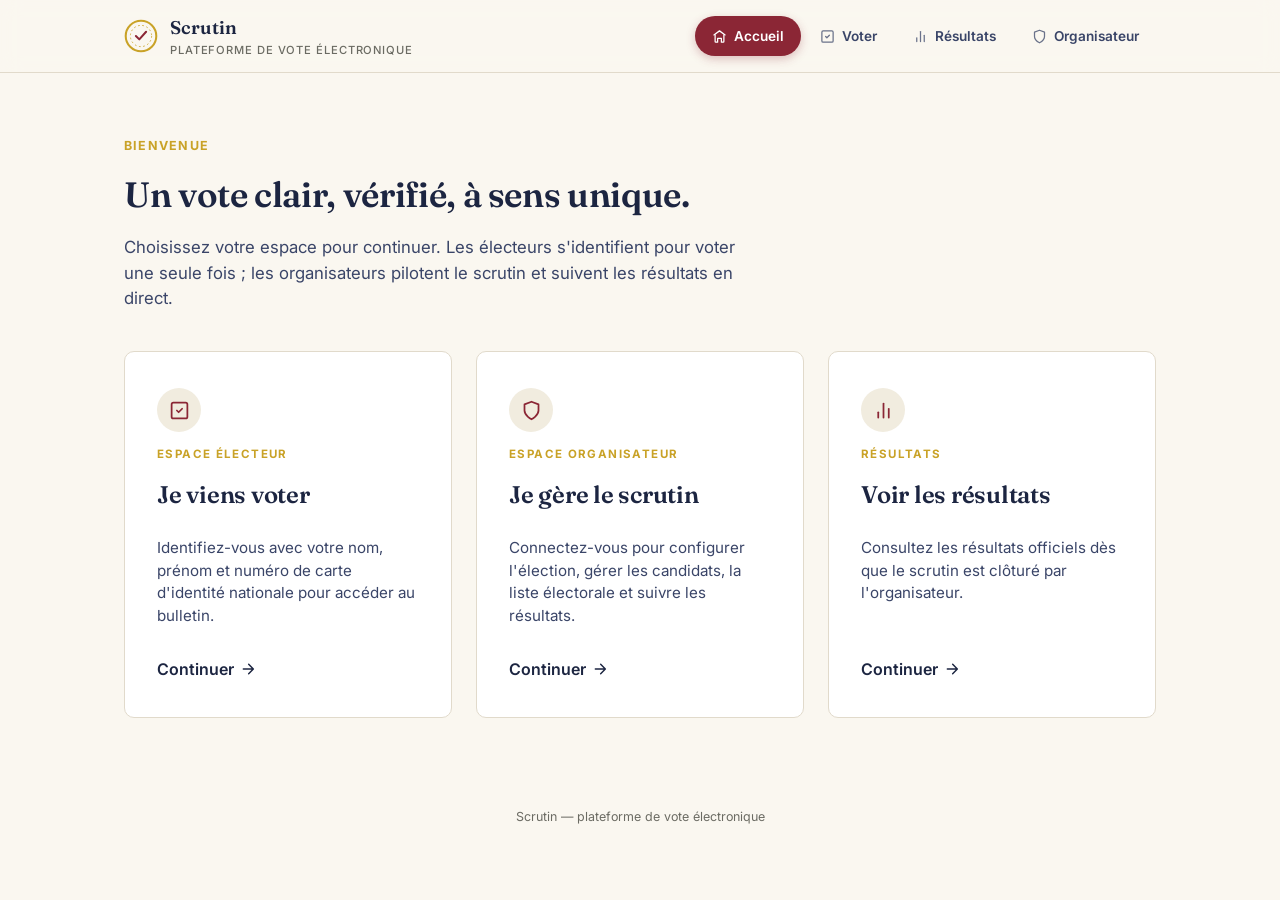
<file: index.html>
<!DOCTYPE html>
<html lang="fr">
<head>
<meta charset="UTF-8">
<meta name="viewport" content="width=device-width, initial-scale=1.0">
<title>Scrutin — Accueil</title>
<link rel="stylesheet" href="css/style.css">
</head>
<body>

<header class="topbar">
  <div class="topbar-inner">
    <div class="brand">
      <svg class="brand-seal" viewBox="0 0 40 40" fill="none">
        <circle cx="20" cy="20" r="18" stroke="#C9A227" stroke-width="2.4"/>
        <circle cx="20" cy="20" r="12.5" stroke="#C9A227" stroke-width="1" stroke-dasharray="2 3"/>
        <path d="M14 20l4 4 8-9" stroke="#8B2635" stroke-width="2.4" stroke-linecap="round" stroke-linejoin="round"/>
      </svg>
      <span class="brand-text">Scrutin<small>Plateforme de vote électronique</small></span>
    </div>
    <nav class="topbar-nav">
      <a href="index.html" class="active"><svg class="nav-icon" viewBox="0 0 24 24" fill="none" stroke="currentColor" stroke-width="2" stroke-linecap="round" stroke-linejoin="round"><path d="M3 9.5 12 3l9 6.5"/><path d="M5 9.5V20a1 1 0 0 0 1 1h3v-6h6v6h3a1 1 0 0 0 1-1V9.5"/></svg>Accueil</a>
      <a href="electeur-login.html"><svg class="nav-icon" viewBox="0 0 24 24" fill="none" stroke="currentColor" stroke-width="2" stroke-linecap="round" stroke-linejoin="round"><rect x="3" y="3" width="18" height="18" rx="2"/><path d="M9 12l2 2 4-4"/></svg>Voter</a>
      <a href="resultats.html"><svg class="nav-icon" viewBox="0 0 24 24" fill="none" stroke="currentColor" stroke-width="2" stroke-linecap="round" stroke-linejoin="round"><path d="M18 20V10"/><path d="M12 20V4"/><path d="M6 20v-6"/></svg>Résultats</a>
      <a href="admin-login.html"><svg class="nav-icon" viewBox="0 0 24 24" fill="none" stroke="currentColor" stroke-width="2" stroke-linecap="round" stroke-linejoin="round"><path d="M12 22s8-4 8-10V5l-8-3-8 3v7c0 6 8 10 8 10z"/></svg>Organisateur</a>
    </nav>
  </div>
</header>

<main class="container" style="padding-top:60px; padding-bottom:60px;">
  <div style="max-width:640px;">
    <p class="hint" style="font-weight:700; letter-spacing:.1em; text-transform:uppercase; color:var(--or);">Bienvenue</p>
    <h1 style="font-size:2.2rem;">Un vote clair, vérifié, à sens unique.</h1>
    <p style="font-size:1.05rem;">Choisissez votre espace pour continuer. Les électeurs s'identifient pour voter une seule fois ; les organisateurs pilotent le scrutin et suivent les résultats en direct.</p>
  </div>

  <nav class="gateway" aria-label="Choix de l'espace">
    <a class="gateway-card" href="electeur-login.html">
      <span class="icon"><svg viewBox="0 0 24 24" fill="none" stroke="currentColor" stroke-width="2" stroke-linecap="round" stroke-linejoin="round"><rect x="3" y="3" width="18" height="18" rx="2"/><path d="M9 12l2 2 4-4"/></svg></span>
      <span class="eyebrow">Espace électeur</span>
      <h2>Je viens voter</h2>
      <p>Identifiez-vous avec votre nom, prénom et numéro de carte d'identité nationale pour accéder au bulletin.</p>
      <span class="go">Continuer</span>
    </a>
    <a class="gateway-card" href="admin-login.html">
      <span class="icon"><svg viewBox="0 0 24 24" fill="none" stroke="currentColor" stroke-width="2" stroke-linecap="round" stroke-linejoin="round"><path d="M12 22s8-4 8-10V5l-8-3-8 3v7c0 6 8 10 8 10z"/></svg></span>
      <span class="eyebrow">Espace organisateur</span>
      <h2>Je gère le scrutin</h2>
      <p>Connectez-vous pour configurer l'élection, gérer les candidats, la liste électorale et suivre les résultats.</p>
      <span class="go">Continuer</span>
    </a>
    <a class="gateway-card" href="resultats.html">
      <span class="icon"><svg viewBox="0 0 24 24" fill="none" stroke="currentColor" stroke-width="2" stroke-linecap="round" stroke-linejoin="round"><path d="M18 20V10"/><path d="M12 20V4"/><path d="M6 20v-6"/></svg></span>
      <span class="eyebrow">Résultats</span>
      <h2>Voir les résultats</h2>
      <p>Consultez les résultats officiels dès que le scrutin est clôturé par l'organisateur.</p>
      <span class="go">Continuer</span>
    </a>
  </nav>
</main>

<footer class="foot">Scrutin — plateforme de vote électronique</footer>

<script>
  // Injecte la flèche SVG dans les liens (évite de dupliquer le markup)
  document.querySelectorAll(".go").forEach(el => {
    el.innerHTML = "Continuer " + `<svg viewBox="0 0 24 24" fill="none" stroke="currentColor" stroke-width="2.2" stroke-linecap="round" stroke-linejoin="round"><path d="M5 12h14M13 5l7 7-7 7"/></svg>`;
  });
</script>
</body>
</html>
</file>
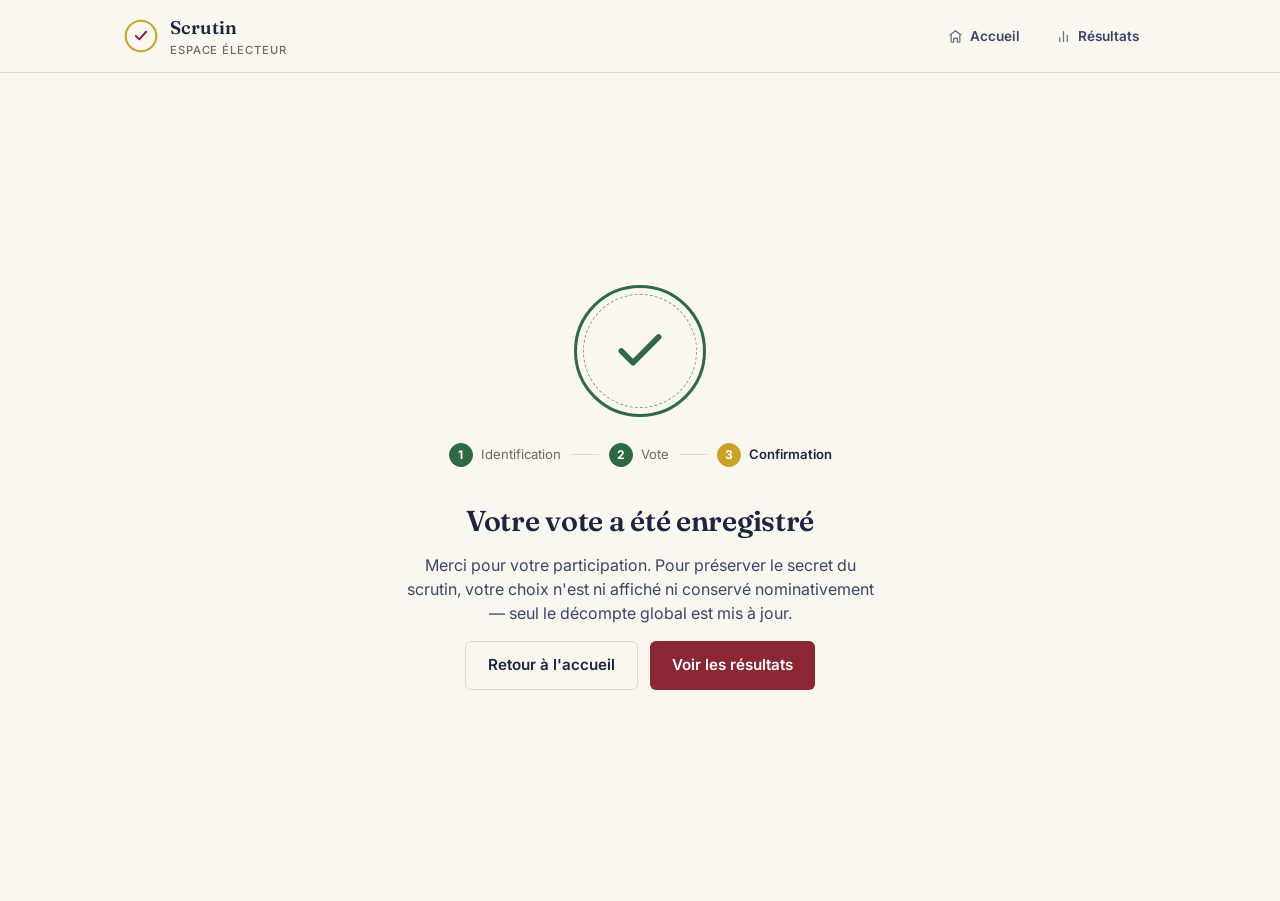
<file: electeur-confirmation.html>
<!DOCTYPE html>
<html lang="fr">
<head>
<meta charset="UTF-8">
<meta name="viewport" content="width=device-width, initial-scale=1.0">
<title>Vote enregistré — Scrutin</title>
<link rel="stylesheet" href="css/style.css">
</head>
<body>

<header class="topbar">
  <div class="topbar-inner">
    <a class="brand" href="index.html">
      <svg class="brand-seal" viewBox="0 0 40 40" fill="none">
        <circle cx="20" cy="20" r="18" stroke="#C9A227" stroke-width="2.4"/>
        <path d="M14 20l4 4 8-9" stroke="#8B2635" stroke-width="2.4" stroke-linecap="round" stroke-linejoin="round"/>
      </svg>
      <span class="brand-text">Scrutin<small>Espace électeur</small></span>
    </a>
    <nav class="topbar-nav">
      <a href="index.html"><svg class="nav-icon" viewBox="0 0 24 24" fill="none" stroke="currentColor" stroke-width="2" stroke-linecap="round" stroke-linejoin="round"><path d="M3 9.5 12 3l9 6.5"/><path d="M5 9.5V20a1 1 0 0 0 1 1h3v-6h6v6h3a1 1 0 0 0 1-1V9.5"/></svg>Accueil</a>
      <a href="resultats.html"><svg class="nav-icon" viewBox="0 0 24 24" fill="none" stroke="currentColor" stroke-width="2" stroke-linecap="round" stroke-linejoin="round"><path d="M18 20V10"/><path d="M12 20V4"/><path d="M6 20v-6"/></svg>Résultats</a>
    </nav>
  </div>
</header>

<main class="center-screen" style="min-height: calc(100vh - 72px);">
  <div class="confirmation">
    <div class="seal seal-vert seal-lg">
      <svg viewBox="0 0 24 24" fill="none" stroke="currentColor" stroke-width="2.4" stroke-linecap="round" stroke-linejoin="round"><path d="M20 6 9 17l-5-5"/></svg>
    </div>
    <div class="steps" style="justify-content:center;">
      <div class="step done"><span class="step-num">1</span> Identification</div>
      <div class="step-sep"></div>
      <div class="step done"><span class="step-num">2</span> Vote</div>
      <div class="step-sep"></div>
      <div class="step active"><span class="step-num">3</span> Confirmation</div>
    </div>
    <h1 style="font-size:1.8rem;">Votre vote a été enregistré</h1>
    <p>Merci pour votre participation. Pour préserver le secret du scrutin, votre choix n'est ni affiché ni conservé nominativement — seul le décompte global est mis à jour.</p>
    <div style="display:flex; gap:12px; justify-content:center; flex-wrap:wrap;">
      <a href="index.html" class="btn btn-ghost">Retour à l'accueil</a>
      <a href="resultats.html" class="btn btn-primary">Voir les résultats</a>
    </div>
  </div>
</main>

<script>
  // Sécurité : si quelqu'un arrive directement sur cette page sans avoir voté,
  // rien de sensible n'y est exposé — c'est une simple page d'état.
</script>
</body>
</html>
</file>
<file: css/style.css>
/* =========================================================
   E-VOTE — Design tokens
   Sujet : scrutin institutionnel sénégalais.
   Signature : le "sceau" circulaire (tampon de validation)
   qui réapparaît à chaque étape clé (bouton de vote,
   confirmation, badge de statut).
   ========================================================= */

@import url('https://fonts.googleapis.com/css2?family=Fraunces:opsz,wght@9..144,400;9..144,500;9..144,600;9..144,700&family=Inter:wght@400;500;600;700&display=swap');

:root{
  /* Couleurs */
  --papier:        #FAF7F0;
  --papier-ombre:  #F1ECDF;
  --encre:         #1C2541;
  --encre-douce:   #3A4568;
  --or:            #C9A227;
  --or-clair:      #E4C766;
  --bordeaux:      #8B2635;
  --bordeaux-fonce:#6E1E2A;
  --vert:          #2F6844;
  --vert-clair:    #E7F0E9;
  --gris-texte:    #6B6B63;
  --ligne:         #E1DACB;
  --blanc:         #FFFFFF;
  --danger-fond:   #FBEAE9;
  --danger-texte:  #8B2635;

  /* Typo */
  --font-display: 'Fraunces', serif;
  --font-corps:   'Inter', sans-serif;

  /* Rayon / ombre */
  --radius: 10px;
  --radius-sm: 6px;
  --ombre: 0 4px 20px rgba(28,37,65,0.08);
  --ombre-forte: 0 12px 40px rgba(28,37,65,0.16);
}

*{ box-sizing: border-box; }
html{ scroll-behavior: smooth; }

body{
  margin:0;
  background: var(--papier);
  color: var(--encre);
  font-family: var(--font-corps);
  line-height: 1.5;
  -webkit-font-smoothing: antialiased;
}

h1,h2,h3,.display{
  font-family: var(--font-display);
  font-weight: 600;
  letter-spacing: -0.01em;
  margin: 0 0 .4em 0;
  color: var(--encre);
}

p{ margin: 0 0 1em 0; color: var(--encre-douce); }

a{ color: var(--bordeaux); }

button, input, select, textarea{ font-family: inherit; font-size: 1rem; }

/* Focus visible clavier */
a:focus-visible, button:focus-visible, input:focus-visible, select:focus-visible, textarea:focus-visible{
  outline: 3px solid var(--or);
  outline-offset: 2px;
}

@media (prefers-reduced-motion: reduce){
  *{ animation-duration: 0.001ms !important; animation-iteration-count: 1 !important; transition-duration: 0.001ms !important; }
}

/* ---------- Layout utilitaires ---------- */
.container{ max-width: 1080px; margin: 0 auto; padding: 0 24px; }
.center-screen{ min-height: 100vh; display:flex; align-items:center; justify-content:center; padding: 32px 16px; }
.stack{ display:flex; flex-direction:column; gap: 16px; }
.hidden{ display:none !important; }

/* ---------- En-tête institutionnel ---------- */
.topbar{
  position: sticky; top: 0; z-index: 40;
  border-bottom: 1px solid var(--ligne);
  background: rgba(250,247,240,0.88);
  backdrop-filter: blur(10px);
  -webkit-backdrop-filter: blur(10px);
}
.topbar-inner{
  display:flex; align-items:center; justify-content:space-between; gap:20px;
  padding: 14px 24px; max-width: 1080px; margin: 0 auto;
}
.brand{ display:flex; align-items:center; gap:12px; text-decoration:none; }
.brand-seal{ width:34px; height:34px; flex-shrink:0; }
.brand-text{ font-family: var(--font-display); font-weight:600; font-size:1.15rem; color:var(--encre); }
.brand-text small{ display:block; font-family:var(--font-corps); font-weight:500; font-size:.7rem; letter-spacing:.08em; text-transform:uppercase; color:var(--gris-texte); }

/* ---------- Navigation du topbar ---------- */
.topbar-nav{ display:flex; align-items:center; gap:2px; flex-wrap:wrap; }
.topbar-nav a{
  display:flex; align-items:center; gap:7px;
  padding:9px 16px; border-radius:999px; font-size:.85rem; font-weight:600;
  color:var(--encre-douce); text-decoration:none; white-space:nowrap;
  border: 1px solid transparent;
  transition: background .15s ease, color .15s ease, border-color .15s ease;
}
.topbar-nav a .nav-icon{ width:15px; height:15px; flex-shrink:0; opacity:.75; }
.topbar-nav a:hover{ background:var(--papier-ombre); color:var(--encre); border-color: var(--ligne); }
.topbar-nav a:hover .nav-icon{ opacity:1; }
.topbar-nav a.active{ background: var(--bordeaux); color:var(--blanc); box-shadow: 0 3px 10px rgba(139,38,53,.28); }
.topbar-nav a.active .nav-icon{ opacity:1; }
@media (max-width: 780px){
  .topbar-inner{ flex-wrap:wrap; row-gap:10px; padding: 14px 18px; }
  .topbar-nav{ width:100%; justify-content:center; gap:6px; }
  .topbar-nav a{ padding:8px 12px; font-size:.8rem; }
}

/* ---------- Sceau (signature graphique) ---------- */
.seal{
  --seal-color: var(--or);
  width: 96px; height: 96px;
  border-radius: 50%;
  border: 3px solid var(--seal-color);
  display:flex; align-items:center; justify-content:center;
  position: relative;
  color: var(--seal-color);
  flex-shrink: 0;
}
.seal::before{
  content:'';
  position:absolute; inset: 6px;
  border-radius: 50%;
  border: 1px dashed var(--seal-color);
  opacity:.6;
}
.seal svg{ width: 42px; height:42px; }
.seal.seal-lg{ width:132px; height:132px; }
.seal.seal-lg svg{ width:56px; height:56px; }
.seal.seal-vert{ --seal-color: var(--vert); }

/* ---------- Cartes de choix (accueil) ---------- */
.gateway{ display:grid; grid-template-columns: repeat(auto-fit, minmax(240px, 1fr)); gap: 24px; margin-top: 40px; }

.gateway-card{
  background: var(--blanc);
  border: 1px solid var(--ligne);
  border-radius: var(--radius);
  padding: 36px 32px;
  text-decoration:none;
  display:flex; flex-direction:column; gap:14px;
  transition: transform .18s ease, box-shadow .18s ease, border-color .18s ease;
}
.gateway-card:hover{ transform: translateY(-3px); box-shadow: var(--ombre-forte); border-color: var(--or); }
.gateway-card .icon{
  width:44px; height:44px; border-radius:50%; flex-shrink:0;
  display:flex; align-items:center; justify-content:center;
  background: var(--papier-ombre); color: var(--bordeaux);
}
.gateway-card .icon svg{ width:21px; height:21px; }
.gateway-card .eyebrow{ font-size:.72rem; letter-spacing:.12em; text-transform:uppercase; color:var(--or); font-weight:700; }
.gateway-card h2{ font-size:1.5rem; }
.gateway-card p{ font-size: .95rem; }
.gateway-card .go{ margin-top:auto; font-weight:600; color: var(--encre); display:flex; align-items:center; gap:6px; }
.gateway-card .go svg{ width:16px; height:16px; transition: transform .18s ease; }
.gateway-card:hover .go svg{ transform: translateX(4px); }

/* ---------- Cartes / panneaux ---------- */
.panel{
  background: var(--blanc);
  border: 1px solid var(--ligne);
  border-radius: var(--radius);
  padding: 32px;
  box-shadow: var(--ombre);
}
.panel-narrow{ max-width: 460px; width:100%; }

/* ---------- Formulaires ---------- */
.field{ margin-bottom: 18px; }
.field label{ display:block; font-size:.82rem; font-weight:600; color: var(--encre-douce); margin-bottom:6px; }
.field input, .field select, .field textarea{
  width:100%;
  padding: 11px 13px;
  border: 1.5px solid var(--ligne);
  border-radius: var(--radius-sm);
  background: var(--papier);
  color: var(--encre);
  transition: border-color .15s ease, background .15s ease;
}
.field input:focus, .field select:focus, .field textarea:focus{ border-color: var(--or); background: var(--blanc); outline:none; }
.field textarea{ resize: vertical; min-height: 90px; }
.hint{ font-size:.78rem; color: var(--gris-texte); margin-top:4px; }

/* ---------- Boutons ---------- */
.btn{
  display:inline-flex; align-items:center; justify-content:center; gap:8px;
  padding: 12px 22px;
  border-radius: var(--radius-sm);
  border: none;
  font-weight:600;
  font-size:.95rem;
  cursor:pointer;
  transition: transform .12s ease, box-shadow .12s ease, background .15s ease;
  text-decoration:none;
}
.btn:active{ transform: translateY(1px); }
.btn-primary{ background: var(--bordeaux); color: var(--blanc); }
.btn-primary:hover{ background: var(--bordeaux-fonce); }
.btn-secondary{ background: var(--encre); color: var(--blanc); }
.btn-secondary:hover{ background: var(--encre-douce); }
.btn-ghost{ background: transparent; color: var(--encre); border: 1.5px solid var(--ligne); }
.btn-ghost:hover{ border-color: var(--encre); }
.btn-block{ width:100%; }
.btn:disabled{ opacity:.5; cursor:not-allowed; }
.btn-danger{ background: var(--danger-texte); color:var(--blanc); }
.btn-sm{ padding: 7px 14px; font-size:.82rem; }

/* ---------- Messages ---------- */
.alert{ padding: 12px 16px; border-radius: var(--radius-sm); font-size:.88rem; margin-bottom: 16px; }
.alert-erreur{ background: var(--danger-fond); color: var(--danger-texte); border: 1px solid #F0C9C7; }
.alert-succes{ background: var(--vert-clair); color: var(--vert); border: 1px solid #C9E3D1; }

/* ---------- Étapes (processus réel : identification -> vote -> confirmation) ---------- */
.steps{ display:flex; gap: 10px; align-items:center; margin-bottom: 32px; justify-content:center; }
.step{ display:flex; align-items:center; gap:8px; font-size:.82rem; color: var(--gris-texte); }
.step-num{ width:24px; height:24px; border-radius:50%; border:1.5px solid var(--ligne); display:flex; align-items:center; justify-content:center; font-weight:700; font-size:.75rem; }
.step.active .step-num{ border-color: var(--or); background: var(--or); color: var(--blanc); }
.step.active{ color: var(--encre); font-weight:600; }
.step.done .step-num{ border-color: var(--vert); background: var(--vert); color:var(--blanc); }
.step-sep{ width: 28px; height:1px; background: var(--ligne); }

/* ---------- Candidats (vote) ---------- */
.candidats-grid{ display:grid; grid-template-columns: repeat(auto-fill, minmax(220px,1fr)); gap: 16px; margin: 24px 0; }
.candidat-card{
  border: 2px solid var(--ligne);
  border-radius: var(--radius);
  background: var(--blanc);
  padding: 20px;
  cursor:pointer;
  text-align:center;
  transition: border-color .15s ease, transform .12s ease;
}
.candidat-card:hover{ transform: translateY(-2px); }
.candidat-card.selected{ border-color: var(--bordeaux); background: #FBF3F1; }
.candidat-photo{
  width: 76px; height: 76px; border-radius:50%;
  background: var(--papier-ombre);
  margin: 0 auto 12px auto;
  display:flex; align-items:center; justify-content:center;
  font-family: var(--font-display); font-size:1.6rem; font-weight:600; color: var(--encre-douce);
  overflow:hidden;
}
.candidat-photo img{ width:100%; height:100%; object-fit:cover; }
.candidat-nom{ font-weight:700; margin-bottom:4px; }
.candidat-desc{ font-size:.82rem; color: var(--gris-texte); }
.candidat-check{ margin-top:12px; font-size:.78rem; font-weight:700; color: var(--bordeaux); visibility:hidden; }
.candidat-card.selected .candidat-check{ visibility:visible; }

/* ---------- Admin : shell ---------- */
.admin-shell{ display:flex; min-height:100vh; }
.admin-side{
  width: 240px; flex-shrink:0;
  background: var(--encre); color: var(--blanc);
  padding: 26px 18px; display:flex; flex-direction:column; gap: 6px;
}
.admin-side .brand-text, .admin-side .brand-text small{ color: var(--blanc); }
.admin-side .brand-text small{ color: #A9B0C6; }
.admin-nav{ margin-top: 30px; display:flex; flex-direction:column; gap:4px; }
.admin-nav button{
  text-align:left; background:transparent; border:none; color:#C9CEDD;
  padding: 11px 14px; border-radius: var(--radius-sm); cursor:pointer; font-weight:600; font-size:.9rem;
  display:flex; align-items:center; gap:10px;
}
.admin-nav button:hover{ background: rgba(255,255,255,.06); color:var(--blanc); }
.admin-nav button.active{ background: var(--or); color: var(--encre); }

.admin-public-nav{ margin-top: 22px; padding-top: 18px; border-top: 1px solid rgba(255,255,255,.1); display:flex; flex-direction:column; gap:2px; }
.admin-public-nav .label{ font-size:.68rem; font-weight:700; letter-spacing:.1em; text-transform:uppercase; color:#7B84A0; padding: 0 14px 8px 14px; }
.admin-public-nav a{
  text-decoration:none; color:#C9CEDD;
  padding: 9px 14px; border-radius: var(--radius-sm); font-weight:600; font-size:.85rem;
  display:flex; align-items:center; gap:10px;
  transition: background .15s ease, color .15s ease;
}
.admin-public-nav a .nav-icon{ width:15px; height:15px; flex-shrink:0; opacity:.7; }
.admin-public-nav a:hover{ background: rgba(255,255,255,.06); color:var(--blanc); }
.admin-public-nav a:hover .nav-icon{ opacity:1; }

.admin-logout{ margin-top:auto; }
.admin-main{ flex:1; padding: 34px 40px; max-width: 1100px; }
.admin-header{ display:flex; align-items:center; justify-content:space-between; margin-bottom: 26px; flex-wrap:wrap; gap:12px; }

.badge{ display:inline-flex; align-items:center; gap:6px; padding:4px 12px; border-radius: 999px; font-size:.76rem; font-weight:700; letter-spacing:.03em; }
.badge-ouverte{ background: var(--vert-clair); color: var(--vert); }
.badge-fermee{ background: var(--danger-fond); color: var(--danger-texte); }
.badge-brouillon{ background: var(--papier-ombre); color: var(--gris-texte); }

.tab-panel{ display:none; }
.tab-panel.active{ display:block; }

/* ---------- Tableaux ---------- */
.table-wrap{ background: var(--blanc); border:1px solid var(--ligne); border-radius: var(--radius); overflow:hidden; }
table{ width:100%; border-collapse:collapse; font-size:.9rem; }
th{ text-align:left; background: var(--papier-ombre); padding: 12px 16px; font-size:.75rem; text-transform:uppercase; letter-spacing:.05em; color: var(--gris-texte); }
td{ padding: 12px 16px; border-top: 1px solid var(--ligne); }
tr:hover td{ background: var(--papier); }

.toolbar{ display:flex; gap:10px; align-items:center; margin-bottom:18px; flex-wrap:wrap; }
.toolbar input[type="text"], .toolbar input[type="search"]{
  padding:9px 12px; border:1.5px solid var(--ligne); border-radius:var(--radius-sm); background:var(--blanc); min-width:220px;
}

/* ---------- Cartes stats résultats ---------- */
.stats-row{ display:grid; grid-template-columns: repeat(auto-fit, minmax(160px,1fr)); gap:16px; margin-bottom: 26px; }
.stat-card{ background: var(--blanc); border:1px solid var(--ligne); border-radius: var(--radius); padding: 18px 20px; }
.stat-card .num{ font-family: var(--font-display); font-size: 1.9rem; font-weight:600; color:var(--encre); }
.stat-card .label{ font-size:.78rem; color: var(--gris-texte); text-transform:uppercase; letter-spacing:.04em; }

.result-row{ margin-bottom: 18px; }
.result-row-head{ display:flex; justify-content:space-between; font-size:.9rem; margin-bottom:6px; }
.result-row-head .nom{ font-weight:700; }
.result-bar-track{ height: 12px; background: var(--papier-ombre); border-radius: 999px; overflow:hidden; }
.result-bar-fill{ height:100%; background: linear-gradient(90deg, var(--or), var(--bordeaux)); border-radius:999px; transition: width .6s ease; }
.winner-tag{ font-size:.7rem; font-weight:700; color: var(--vert); text-transform:uppercase; letter-spacing:.05em; margin-left:8px; }

/* ---------- Modal ---------- */
.modal-overlay{
  position:fixed; inset:0; background: rgba(28,37,65,.55);
  display:flex; align-items:center; justify-content:center; padding:20px; z-index:50;
}
.modal{ background:var(--blanc); border-radius: var(--radius); padding: 30px; max-width: 420px; width:100%; box-shadow: var(--ombre-forte); }
.modal-actions{ display:flex; gap:10px; margin-top: 22px; }

/* ---------- Confirmation ---------- */
.confirmation{ text-align:center; max-width: 480px; }
.confirmation .seal{ margin: 0 auto 26px auto; }

/* ---------- Empty state ---------- */
.empty{ text-align:center; padding: 50px 20px; color: var(--gris-texte); }

footer.foot{ text-align:center; padding: 30px 16px; font-size:.78rem; color: var(--gris-texte); }
</file>
